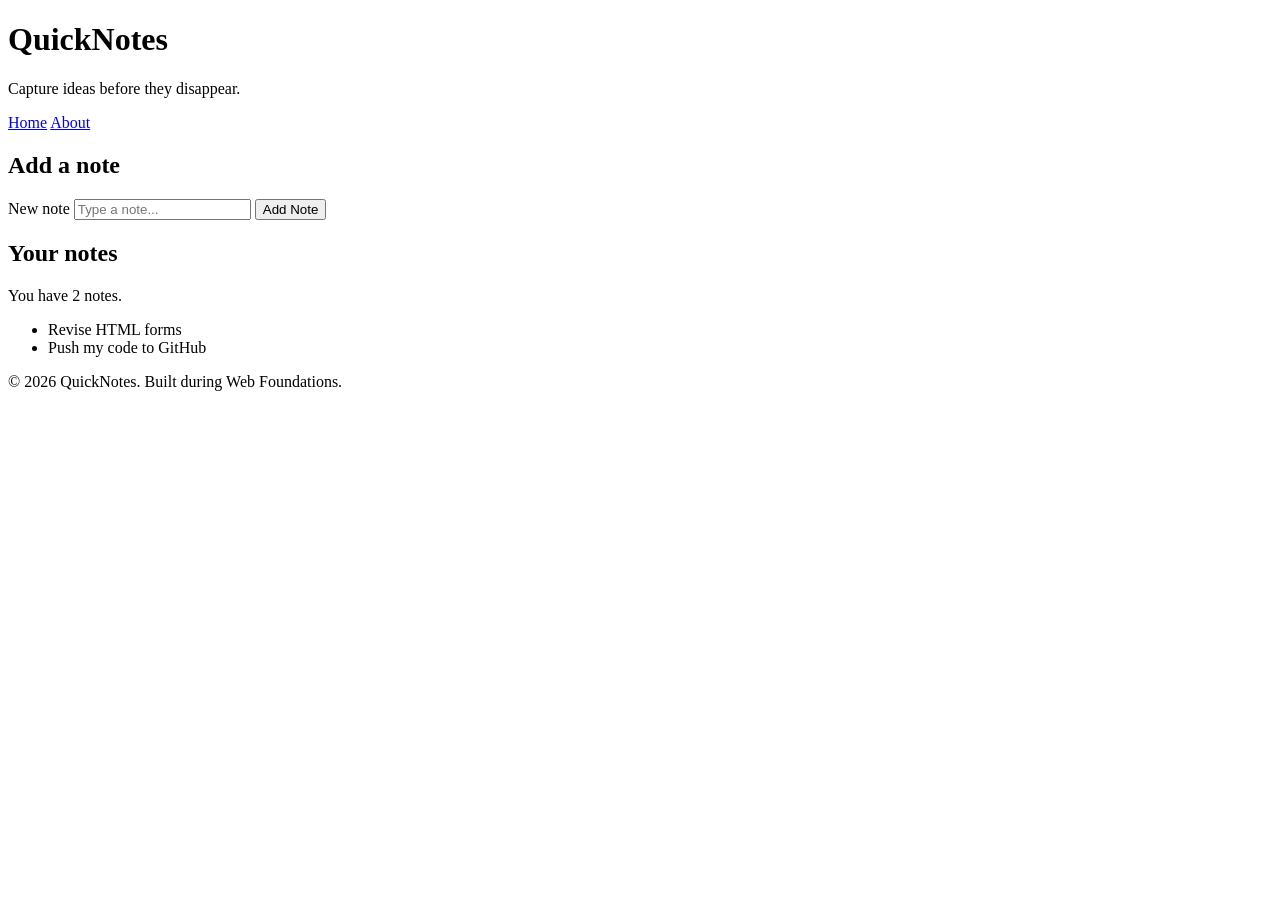
<file: day1/index.html>
<!DOCTYPE html>
<html lang="en">
<head>
  <meta charset="UTF-8" />
  <meta name="viewport" content="width=device-width, initial-scale=1.0" />
  <title>QuickNotes</title>
</head>
<body>
  <header>
    <h1>QuickNotes</h1>
    <p>Capture ideas before they disappear.</p>
    <nav>
      <a href="index.html">Home</a>
      <a href="about.html">About</a>
    </nav>
  </header>

  <main>
    <section>
      <h2>Add a note</h2>
      <form id="note-form">
        <label for="note-input">New note</label>
        <input type="text" id="note-input" placeholder="Type a note..." />
        <button type="submit">Add Note</button>
      </form>
    </section>

    <section>
      <h2>Your notes</h2>
      <p id="note-count">You have 2 notes.</p>
      <ul id="notes-list">
        <li>Revise HTML forms</li>
        <li>Push my code to GitHub</li>
      </ul>
    </section>
  </main>

  <footer>
    <p>&copy; 2026 QuickNotes. Built during Web Foundations.</p>
  </footer>
</body>
</html>
</file>
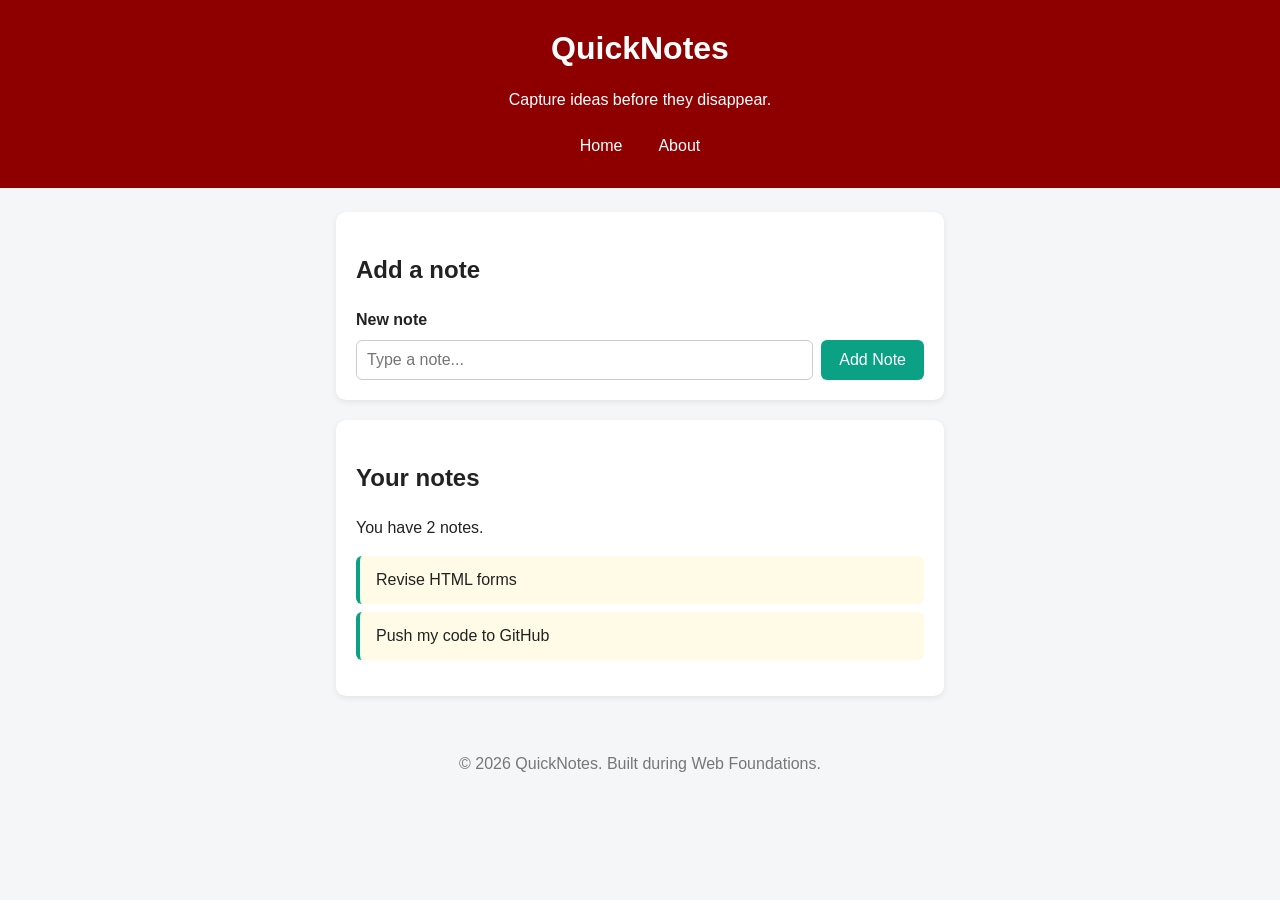
<file: day2/index.html>
<!DOCTYPE html>
<html lang="en">
<head>
  <meta charset="UTF-8" />
  <meta name="viewport" content="width=device-width, initial-scale=1.0" />
  <title>QuickNotes</title>
  <link rel="stylesheet" href="style.css" />
</head>
<body>
  <header>
    <h1>QuickNotes</h1>
    <p>Capture ideas before they disappear.</p>
    <nav>
      <a href="index.html" aria-current="page">Home</a>
      <a href="about.html">About</a>
    </nav>
  </header>

  <main>
    <section>
      <h2>Add a note</h2>
      <form id="note-form">
        <label for="note-input">New note</label>
        <input type="text" id="note-input" placeholder="Type a note..." />
        <button type="submit">Add Note</button>
      </form>
    </section>

    <section>
      <h2>Your notes</h2>
      <p id="note-count">You have 2 notes.</p>
      <ul id="notes-list">
        <li class="note">Revise HTML forms</li>
        <li class="note">Push my code to GitHub</li>
      </ul>
    </section>
  </main>

  <footer>
    <p>&copy; 2026 QuickNotes. Built during Web Foundations.</p>
  </footer>
</body>
</html>
</file>
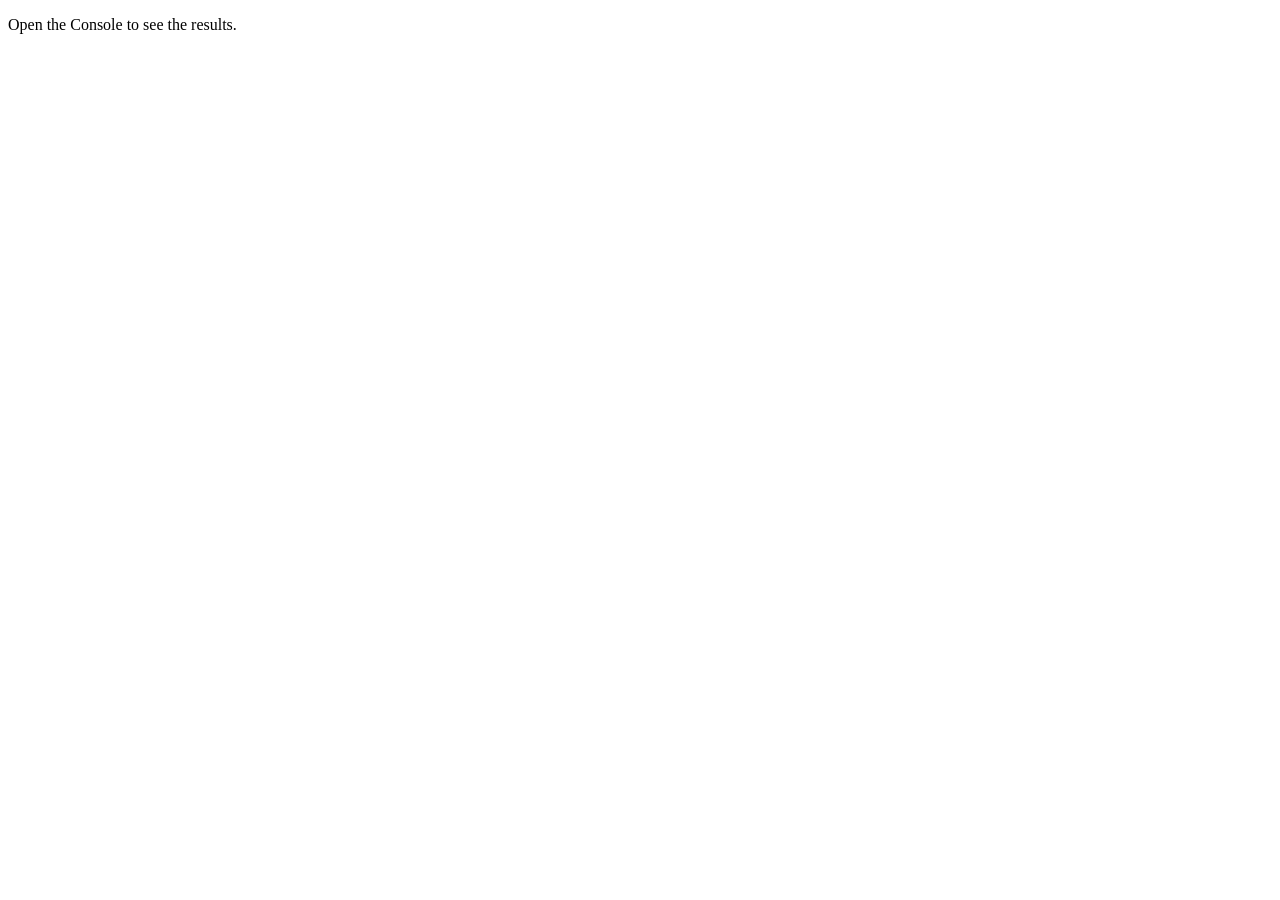
<file: day3/index.html>
<!DOCTYPE html>
<html lang="en">
<head>
  <meta charset="UTF-8" />
  <meta name="viewport" content="width=device-width, initial-scale=1.0" />
  <title>Notes Toolkit</title>
  <script src="script.js" defer></script>
</head>
<body>
  <p>Open the Console to see the results.</p>
</body>
</html>
</file>
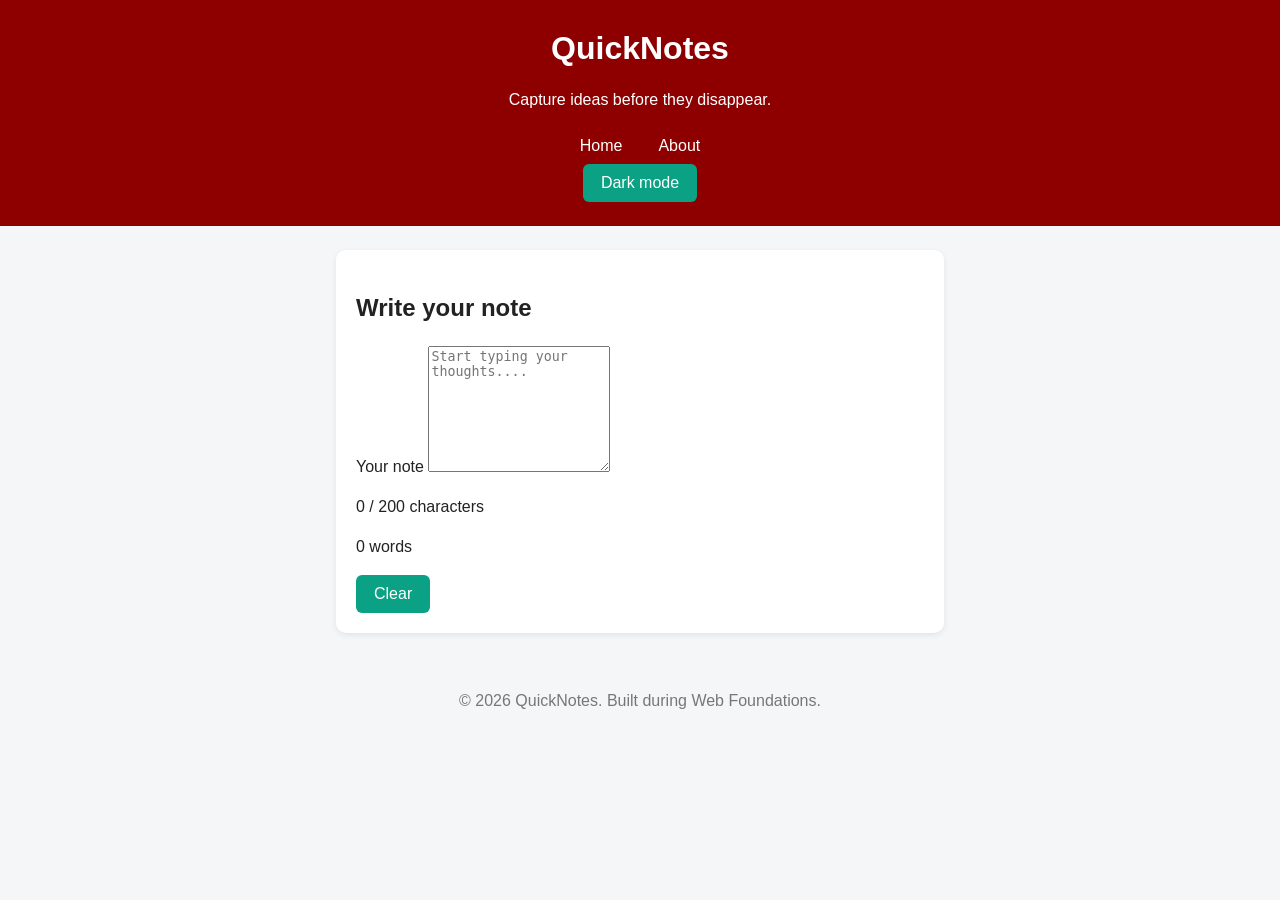
<file: day4/index.html>
<!DOCTYPE html>
<html lang="en">
<head>
  <meta charset="UTF-8" />
  <meta name="viewport" content="width=device-width, initial-scale=1.0" />
  <title>QuickNotes</title>
  <link rel="stylesheet" href="style.css" />
  <script src="script.js" defer></script>
</head>
<body>
  <header>
    <h1>QuickNotes</h1>
    <p>Capture ideas before they disappear.</p>
    <nav>
      <a href="index.html" aria-current="page">Home</a>
      <a href="about.html">About</a>
    </nav>
    <button type="button" id="theme-toggle">Toggle Theme</button>
  </header>

  <main>
    <section>
      <h2>Write your note</h2>
      <label for="note-text">Your note</label>

      <textarea
      id="note-text"
      placeholder="Start typing your thoughts...."
      rows="8"
      ></textarea>

      
      <p id="char-count">Characters: 0</p>

      <p id="word-count">Words: 0 </p>

      <button type="button" id="clear-btn">Clear</button>  
    </section>
    <main> 
  <footer>
    <p>&copy; 2026 QuickNotes. Built during Web Foundations.</p>
  </footer>
</body>
</html>
</file>
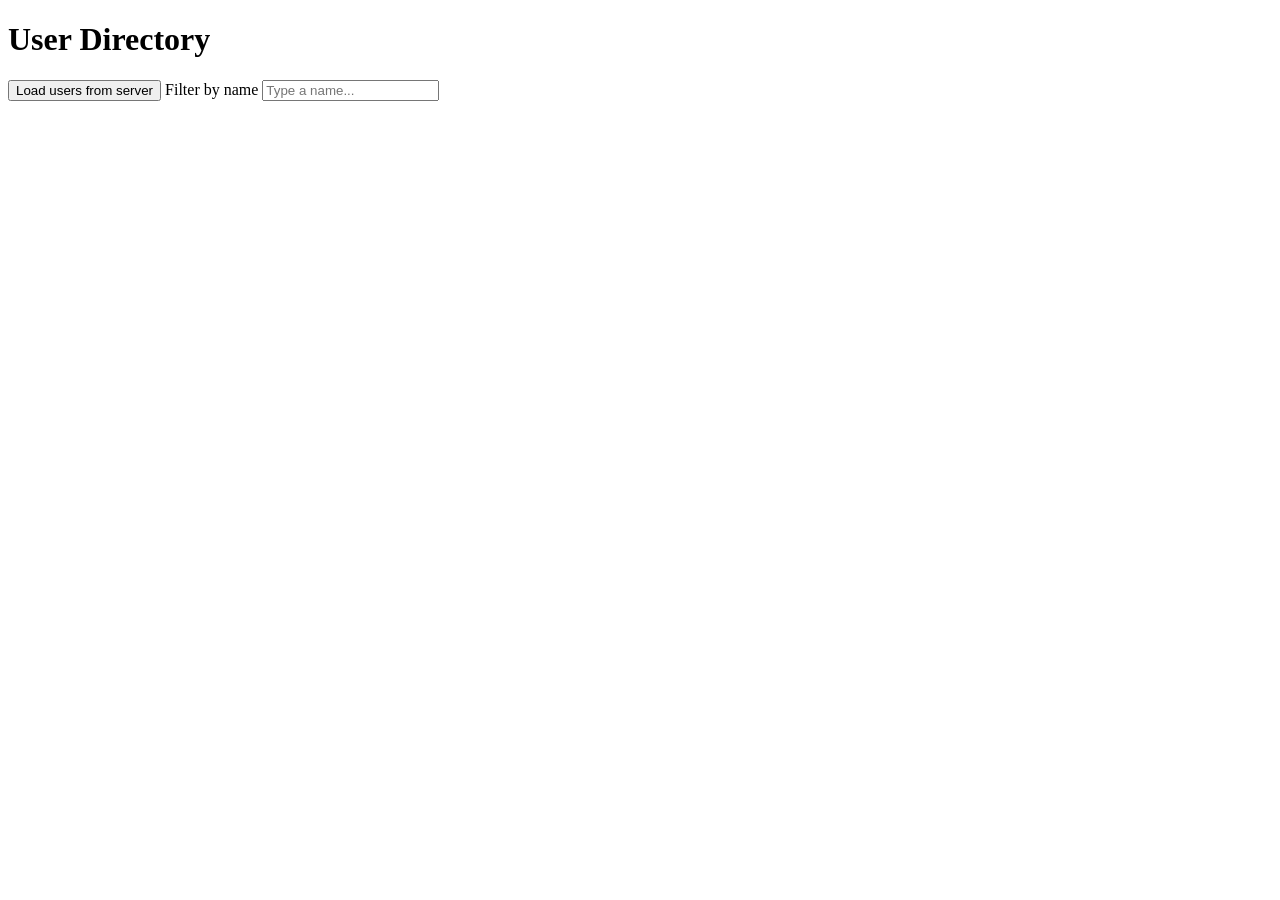
<file: day5/index.html>
<!DOCTYPE html>
<html lang="en">
  <head>
    <meta charset="UTF-8" />
    <meta name="viewport" content="width=device-width, initial-scale=1.0" />
    <title>User Directory</title>
    <script src="users.js" defer></script>
  </head>
  <body>
    <h1>User Directory</h1>

    <button id="load-users">Load users from server</button>

    <label for="filter-input">Filter by name</label>
    <input type="text" id="filter-input" placeholder="Type a name...">
    
    <p id="status"></p>
    <ul id="users-list"></ul>
  </body>
</html>
</file>
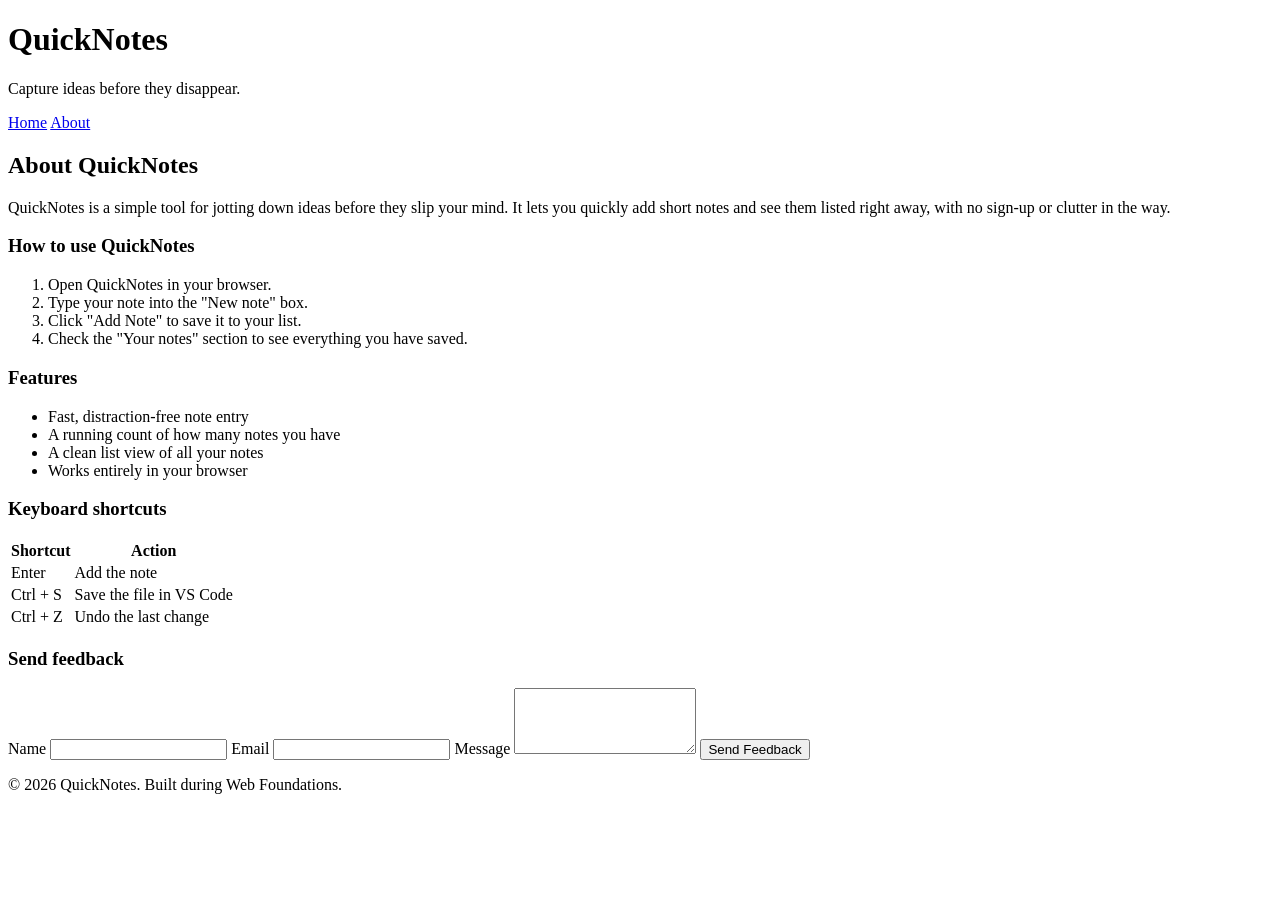
<file: day1/about.html>
<!DOCTYPE html>
<html lang="en">
<head>
  <meta charset="UTF-8" />
  <meta name="viewport" content="width=device-width, initial-scale=1.0" />
  <title>About QuickNotes</title>
</head>
<body>
  <header>
    <h1>QuickNotes</h1>
    <p>Capture ideas before they disappear.</p>
    <nav>
      <a href="index.html">Home</a>
      <a href="about.html">About</a>
    </nav>
  </header>

  <main>
    <h2>About QuickNotes</h2>
    <p>
      QuickNotes is a simple tool for jotting down ideas before they slip
      your mind. It lets you quickly add short notes and see them listed
      right away, with no sign-up or clutter in the way.
    </p>

    <section>
      <h3>How to use QuickNotes</h3>
      <ol>
        <li>Open QuickNotes in your browser.</li>
        <li>Type your note into the "New note" box.</li>
        <li>Click "Add Note" to save it to your list.</li>
        <li>Check the "Your notes" section to see everything you have saved.</li>
      </ol>
    </section>

    <section>
      <h3>Features</h3>
      <ul>
        <li>Fast, distraction-free note entry</li>
        <li>A running count of how many notes you have</li>
        <li>A clean list view of all your notes</li>
        <li>Works entirely in your browser</li>
      </ul>
    </section>

    <section>
      <h3>Keyboard shortcuts</h3>
      <table>
        <thead>
          <tr>
            <th>Shortcut</th>
            <th>Action</th>
          </tr>
        </thead>
        <tbody>
          <tr>
            <td>Enter</td>
            <td>Add the note</td>
          </tr>
          <tr>
            <td>Ctrl + S</td>
            <td>Save the file in VS Code</td>
          </tr>
          <tr>
            <td>Ctrl + Z</td>
            <td>Undo the last change</td>
          </tr>
        </tbody>
      </table>
    </section>

    <section>
      <h3>Send feedback</h3>
      <form id="feedback-form">
        <label for="feedback-name">Name</label>
        <input type="text" id="feedback-name" name="name" required />

        <label for="feedback-email">Email</label>
        <input type="email" id="feedback-email" name="email" required />

        <label for="feedback-message">Message</label>
        <textarea id="feedback-message" name="message" rows="4" required></textarea>

        <button type="submit">Send Feedback</button>
      </form>
    </section>
  </main>

  <footer>
    <p>&copy; 2026 QuickNotes. Built during Web Foundations.</p>
  </footer>
</body>
</html>
</file>
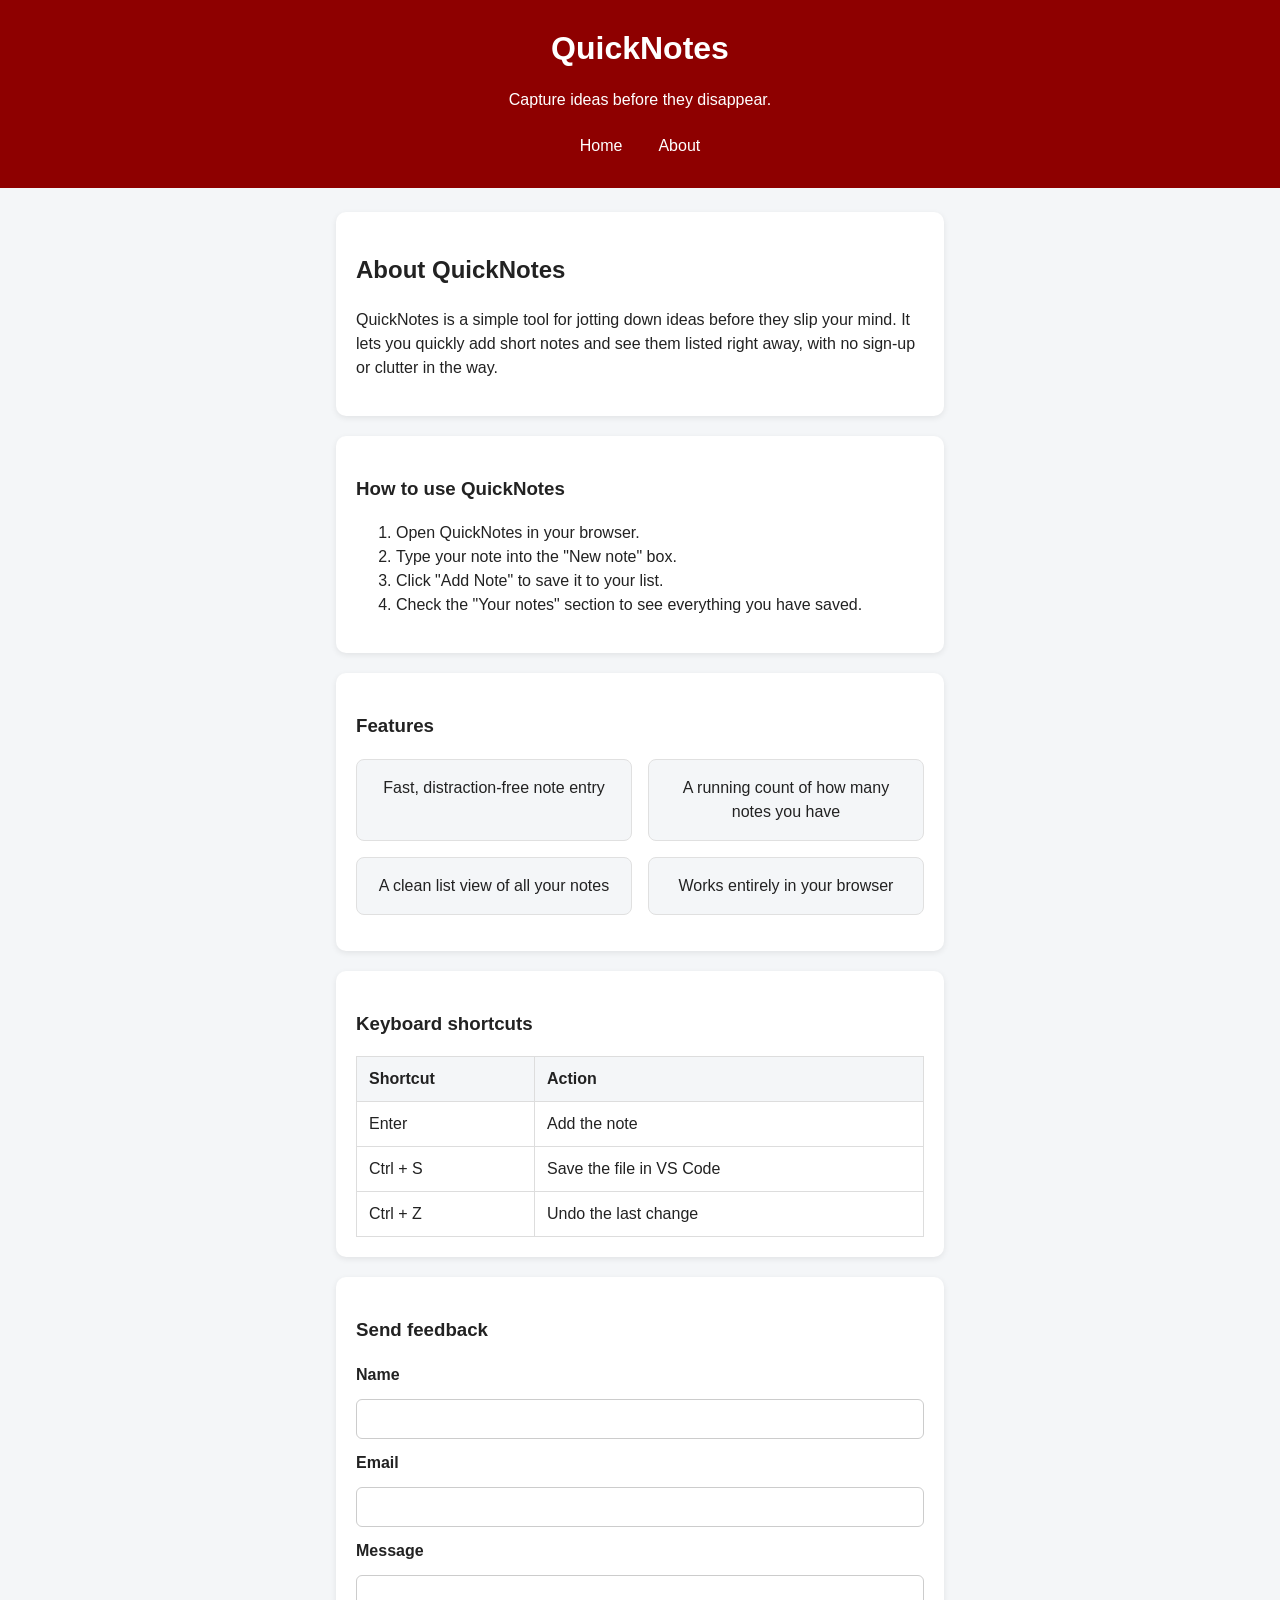
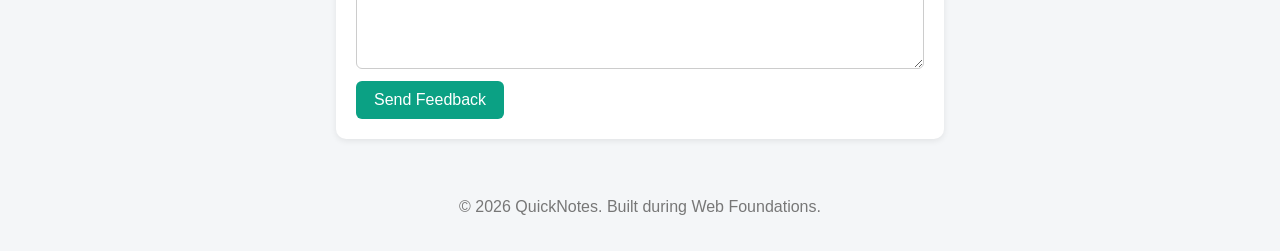
<file: day2/about.html>
<!DOCTYPE html>
<html lang="en">
<head>
  <meta charset="UTF-8" />
  <meta name="viewport" content="width=device-width, initial-scale=1.0" />
  <title>About QuickNotes</title>
  <link rel="stylesheet" href="style.css" />
</head>
<body>
  <header>
    <h1>QuickNotes</h1>
    <p>Capture ideas before they disappear.</p>
    <nav>
      <a href="index.html">Home</a>
      <a href="about.html" aria-current="page">About</a>
    </nav>
  </header>

  <main>
    <section>
      <h2>About QuickNotes</h2>
      <p>
      QuickNotes is a simple tool for jotting down ideas before they slip
      your mind. It lets you quickly add short notes and see them listed
      right away, with no sign-up or clutter in the way.
    </p>
    </section>

    <section>
      <h3>How to use QuickNotes</h3>
      <ol>
        <li>Open QuickNotes in your browser.</li>
        <li>Type your note into the "New note" box.</li>
        <li>Click "Add Note" to save it to your list.</li>
        <li>Check the "Your notes" section to see everything you have saved.</li>
      </ol>
    </section>

    <section>
      <h3>Features</h3>
      <ul class="features">
        <li>Fast, distraction-free note entry</li>
        <li>A running count of how many notes you have</li>
        <li>A clean list view of all your notes</li>
        <li>Works entirely in your browser</li>
      </ul>
    </section>

    <section>
      <h3>Keyboard shortcuts</h3>
      <table>
        <thead>
          <tr>
            <th>Shortcut</th>
            <th>Action</th>
          </tr>
        </thead>
        <tbody>
          <tr>
            <td>Enter</td>
            <td>Add the note</td>
          </tr>
          <tr>
            <td>Ctrl + S</td>
            <td>Save the file in VS Code</td>
          </tr>
          <tr>
            <td>Ctrl + Z</td>
            <td>Undo the last change</td>
          </tr>
        </tbody>
      </table>
    </section>

    <section>
      <h3>Send feedback</h3>
      <form id="feedback-form">
        <label for="feedback-name">Name</label>
        <input type="text" id="feedback-name" name="name" required />

        <label for="feedback-email">Email</label>
        <input type="email" id="feedback-email" name="email" required />

        <label for="feedback-message">Message</label>
        <textarea id="feedback-message" name="message" rows="4" required></textarea>

        <button type="submit">Send Feedback</button>
      </form>
    </section>
  </main>

  <footer>
    <p>&copy; 2026 QuickNotes. Built during Web Foundations.</p>
  </footer>
</body>
</html>
</file>
<file: day2/style.css>
/*1. Reset: predictable sizing and no default body margin*/
*,
*::before,
*::after {
  box-sizing: border-box;
  }

  body {
    margin: 0;
    font-family: "Segoe UI", Arial, sans-serif;
    background-color: #f4f6f8;
    color: #222;
    line-height: 1.5;
  }

  /*2. Header */
  header {
    background-color: #8e0000;
    color: white;
    text-align: center;
    padding: 24px 16px;
  }

  header h1 {
    margin: 0;
  }

/*3. Navigation bar laid out with flexbox */
nav {
    display: flex;
    justify-content: center;
    gap: 16px;
    margin-top: 12px;
  }

  nav a {
    color: white;
    text-decoration: none;
    padding: 6px 10px;
    border-radius: 4px;
    transition: background-color 0.2s ease;
    }

    nav a:hover {
    background-color: rgba(255, 255, 255, 0.2);
    }

  /*4. Centre the main content and limit its width */
  main {
    max-width: 640px;
    margin: 24px auto; /*auto left/right margins centre a block */
    padding: 0px 16px;
  }

  section {
    background: white;
    padding: 20px;
    border-radius: 10px;
    margin-bottom: 20px;
    box-shadow: 0 2px 6px rgba(0, 0, 0, 0.08);
  }

  /*5. Form layout with flexbox */
  #note-form {
    display: flex;
    gap: 8px;
    flex-wrap: wrap;
  }

  #note-form label {
    width: 100%;       /*label on its own line */
    font-weight: bold;
  }

  #note-input {
    flex: 1;           
    padding: 10px;
    border: 1px solid #ccc;
    border-radius: 6px;
    font-size: 1rem;
  }

  button {
        background-color: #0ba184;
    color: white;
    border: none;
    padding: 10px 18px;
    border-radius: 6px;
    font-size: 1rem;
    cursor: pointer;
    transition: background-color 0.2s ease, transform 0.2s ease;
  }

  button:hover {
    background-color: #088a70;
    transform: translateY(-2px);
  }

  /*6. Notes list */
    #notes-list {
        list-style-type: none;  /*remove bullets */
        padding: 0;
    }

    .note {
        background-color: #fffbe6;
        border-left: 4px solid #0ba184;
        padding: 12px 16px;
        margin-bottom: 8px;
        border-radius: 6px;
    }

    /*7. Features list as a responsive grid of cards */
    .features {
        display: grid;
        grid-template-columns: repeat(auto-fit, minmax(180px, 1fr));
        gap: 16px;
        padding: 0;
        list-style-type: none;
    }

    .features li {
        background-color: #f4f6f8;
        border: 1px solid #e0e0e0;
        padding: 16px;
        border-radius: 8px;
        text-align: center;
    }

    /*8. Keyboard shortcuts table */
    table {
        width: 100%;
        border-collapse: collapse;
        margin-top: 8px;
    }

    th,
    td {
        border: 1px solid #ddd;
        padding: 10px 12px;
        text-align: left;
    }

    thead th {
        background-color: #f4f6f8;
    }
    
    /*9. Feedback form: stacked, full-width fields */
    #feedback-form {
        display: flex;
        flex-direction: column;
        gap: 12px;
    }

    #feedback-form label {
        font-weight: bold;
    }

    #feedback-form input,
    #feedback-form textarea {
        width: 100%;
        padding: 10px;
        border: 1px solid #ccc;
        border-radius: 6px;
        font-size: 1rem;
        font-family: inherit;
    }

    #feedback-form button {
        align-self: flex-start; /*button aligns to the left */
    }

    /*10. Footer */
    footer {
        text-align: center;
        color: #777;
        padding: 16px;
        } 
        
    /*11. Phones */
    @media (max-width: 600px) {
      header { 
        padding: 16px 12px;
      }
      
      header h1 {
        font-size: 1.5rem;  
      }
      
        #note-form {
            flex-direction: column;
        }
     }
</file>
<file: day4/style.css>
/*1. Reset: predictable sizing and no default body margin*/
*,
*::before,
*::after {
  box-sizing: border-box;
  }

  /* Light theme: default color variables */
    :root {
        --bg-color: #f4f6f8;
        --text-color: #222;
        --card-color: white;
        --header-color: #8e0000;
        --button-color: #0ba184;
        --border-color: #ddd;
    }

    /* Dark theme: override color variables */
    body.dark {
        --bg-color: #121212;
        --text-color: #f5f5f5;
        --card-color: #1e1e1e;
        --header-color: #333;
        --button-color: #087f68;
        --border-color: #444;
    }

  body {
    margin: 0;
    font-family: "Segoe UI", Arial, sans-serif;
    background-color: var(--bg-color);
    color: var(--text-color);
    line-height: 1.5;
  }

  /*2. Header */
  header {
    background-color: var(--header-color);
    color: white;
    text-align: center;
    padding: 24px 16px;
  }

  header h1 {
    margin: 0;
  }

/*3. Navigation bar laid out with flexbox */
nav {
    display: flex;
    justify-content: center;
    gap: 16px;
    margin-top: 12px;
  }

  nav a {
    color: white;
    text-decoration: none;
    padding: 6px 10px;
    border-radius: 4px;
    transition: background-color 0.2s ease;
    }

    nav a:hover {
    background-color: rgba(255, 255, 255, 0.2);
    }

  /*4. Centre the main content and limit its width */
  main {
    max-width: 640px;
    margin: 24px auto; /*auto left/right margins centre a block */
    padding: 0px 16px;
  }

  section {
    background: var(--card-color);
    color: var(--text-color);
    padding: 20px;
    border-radius: 10px;
    margin-bottom: 20px;
    box-shadow: 0 2px 6px rgba(0, 0, 0, 0.08);
  }

  /*5. Form layout with flexbox */
  #note-form {
    display: flex;
    gap: 8px;
    flex-wrap: wrap;
  }

  #note-form label {
    width: 100%;       /*label on its own line */
    font-weight: bold;
  }

  #note-input {
    flex: 1;           
    padding: 10px;
    border: 1px solid var(--border-color);
    border-radius: 6px;
    font-size: 1rem;
  }

  button {
    background-color: var(--button-color);
    color: white;
    border: none;
    padding: 10px 18px;
    border-radius: 6px;
    font-size: 1rem;
    cursor: pointer;
    transition: background-color 0.2s ease, transform 0.2s ease;
  }

  button:hover {
    background-color: #088a70;
    transform: translateY(-2px);
  }

  /*6. Notes list */
    #notes-list {
        list-style-type: none;  /*remove bullets */
        padding: 0;
    }

    .note {
        background-color: var(--card-color);
        border-left: 4px solid var(--button-color);
        padding: 12px 16px;
        margin-bottom: 8px;
        border-radius: 6px;
    }

    /*7. Features list as a responsive grid of cards */
    .features {
        display: grid;
        grid-template-columns: repeat(auto-fit, minmax(180px, 1fr));
        gap: 16px;
        padding: 0;
        list-style-type: none;
    }

    .features li {
        background-color: var(--card-color);
        border: 1px solid var(--border-color);
        padding: 16px;
        border-radius: 8px;
        text-align: center;
    }

    /*8. Keyboard shortcuts table */
    table {
        width: 100%;
        border-collapse: collapse;
        margin-top: 8px;
    }

    th,
    td {
        border: 1px solid var(--border-color);
        padding: 10px 12px;
        text-align: left;
    }

    thead th {
        background-color: var(--card-color);
    }
    
    /*9. Feedback form: stacked, full-width fields */
    #feedback-form {
        display: flex;
        flex-direction: column;
        gap: 12px;
    }

    #feedback-form label {
        font-weight: bold;
    }

    #feedback-form input,
    #feedback-form textarea {
        width: 100%;
        padding: 10px;
        border: 1px solid var(--border-color);
        border-radius: 6px;
        font-size: 1rem;
        font-family: inherit;
    }

    #feedback-form button {
        align-self: flex-start; /*button aligns to the left */
    }

    /*10. Footer */
    footer {
        text-align: center;
        color: #777;
        padding: 16px;
        } 
        
    /*11. Phones */
    @media (max-width: 600px) {
      header { 
        padding: 16px 12px;
      }
      
      header h1 {
        font-size: 1.5rem;  
      }
      
        #note-form {
            flex-direction: column;
        }
     }
.note {
    display: flex;
    justify-content: space-between;
    align-items: center;
    gap: 12px;
}

.delete-btn {
    background-color: #8e0000;
    padding: 6px 12px;
    font-size: 0.85rem;
}

.delete-btn:hover {
    background-color: #6b0000;
}

.warning {
    color: orange;
    }

.over{
    color: red;
    font-weight: bold;
}
</file>
